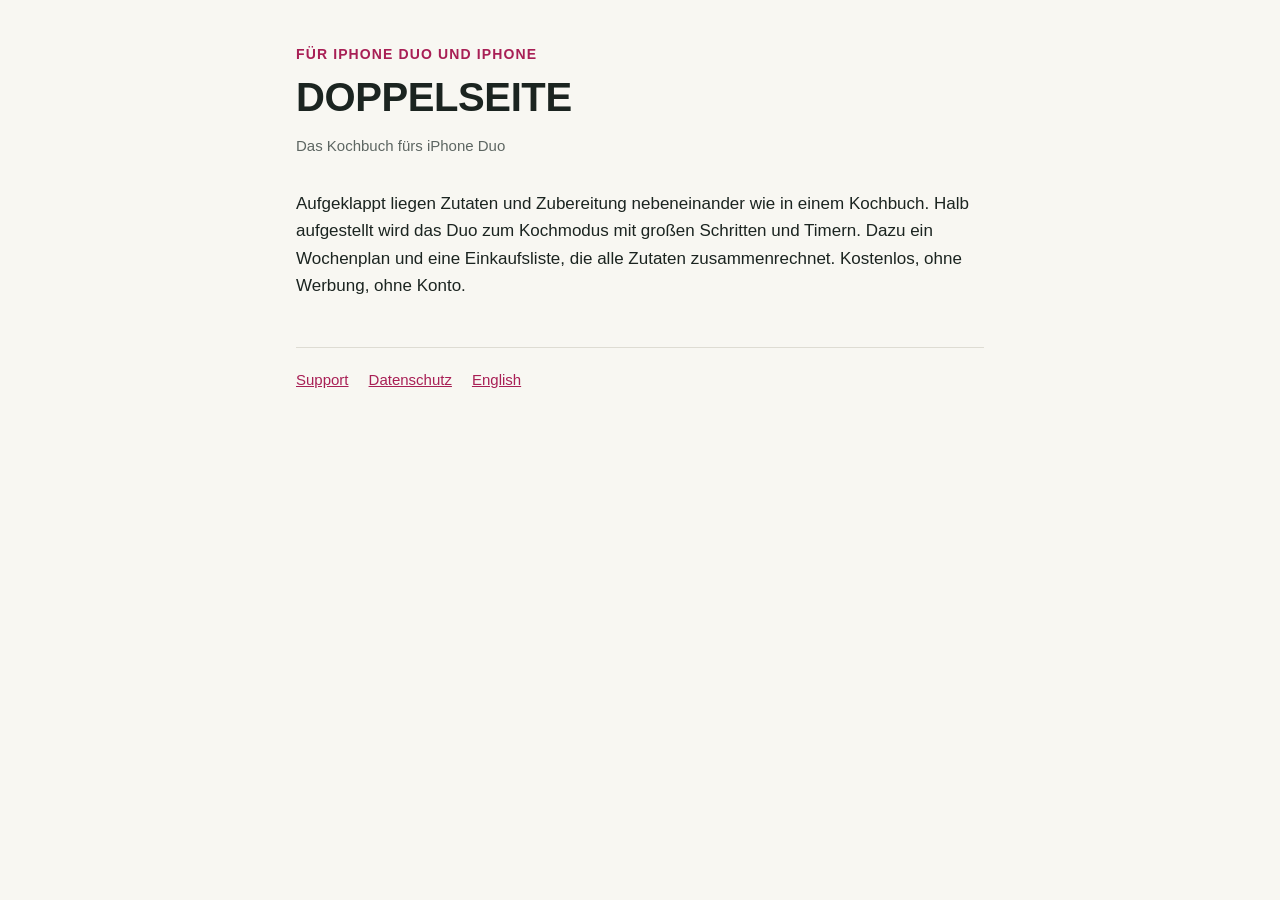
<file: index.html>
<!doctype html>
<html lang="de">
<head>
<meta charset="utf-8">
<meta name="viewport" content="width=device-width, initial-scale=1">
<title>Doppelseite – Rezepte</title>
<link rel="stylesheet" href="style.css">
</head>
<body>
<main>
<header>
  <span class="brand">Für iPhone Duo und iPhone</span>
  <h1>Doppelseite</h1>
  <p class="muted">Das Kochbuch fürs iPhone Duo</p>
</header>
<p>Aufgeklappt liegen Zutaten und Zubereitung nebeneinander wie in einem Kochbuch. Halb aufgestellt wird das Duo zum Kochmodus mit großen Schritten und Timern. Dazu ein Wochenplan und eine Einkaufsliste, die alle Zutaten zusammenrechnet. Kostenlos, ohne Werbung, ohne Konto.</p>
<nav>
  <a href="support.html">Support</a>
  <a href="datenschutz.html">Datenschutz</a>
  <a href="en/" hreflang="en" lang="en">English</a>
</nav>
</main>
</body>
</html>
</file>
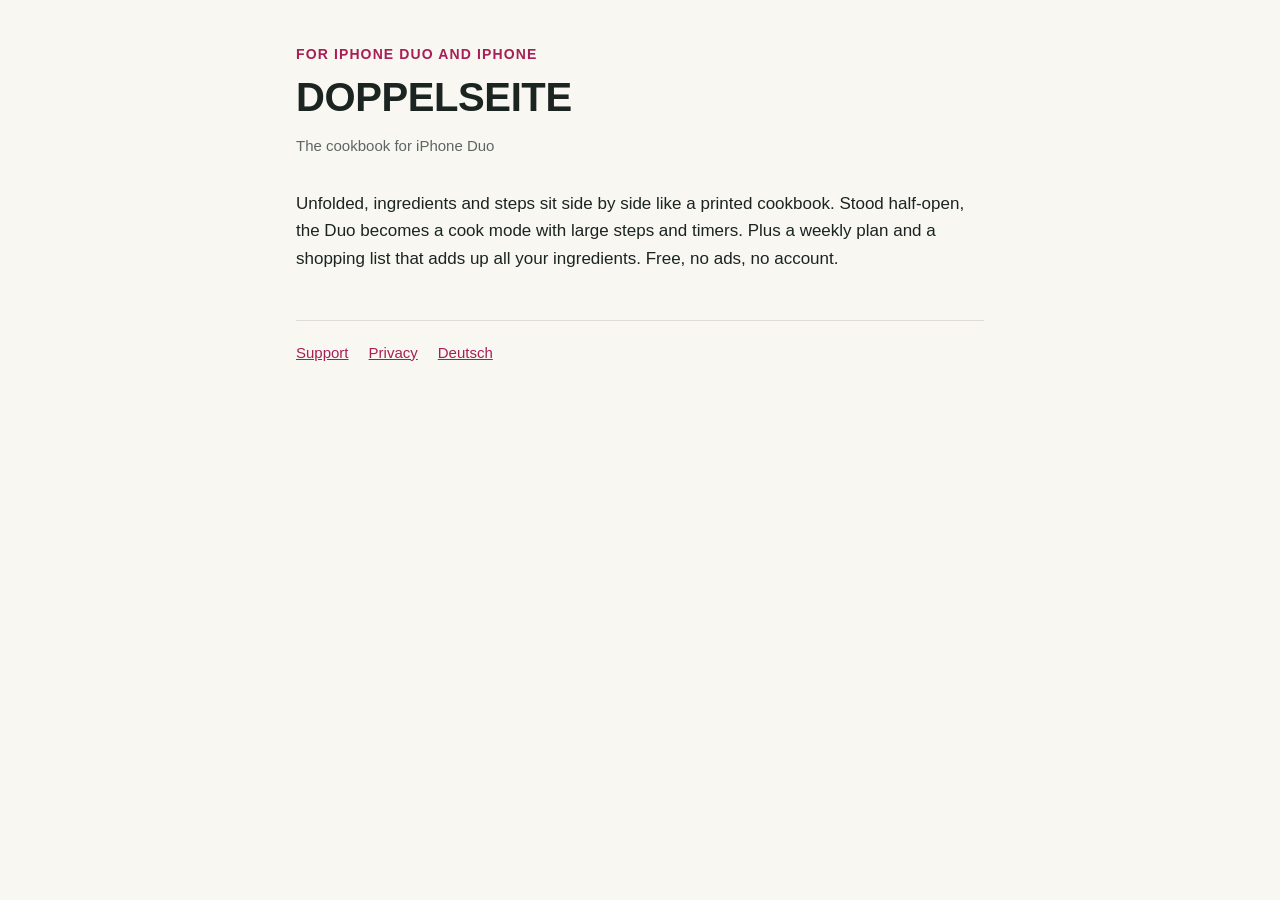
<file: en/index.html>
<!doctype html>
<html lang="en">
<head>
<meta charset="utf-8">
<meta name="viewport" content="width=device-width, initial-scale=1">
<title>Doppelseite – Recipes</title>
<link rel="stylesheet" href="../style.css">
</head>
<body>
<main>
<header>
  <span class="brand">For iPhone Duo and iPhone</span>
  <h1>Doppelseite</h1>
  <p class="muted">The cookbook for iPhone Duo</p>
</header>
<p>Unfolded, ingredients and steps sit side by side like a printed cookbook. Stood half-open, the Duo becomes a cook mode with large steps and timers. Plus a weekly plan and a shopping list that adds up all your ingredients. Free, no ads, no account.</p>
<nav>
  <a href="support.html">Support</a>
  <a href="privacy.html">Privacy</a>
  <a href="../" hreflang="de" lang="de">Deutsch</a>
</nav>
</main>
</body>
</html>
</file>
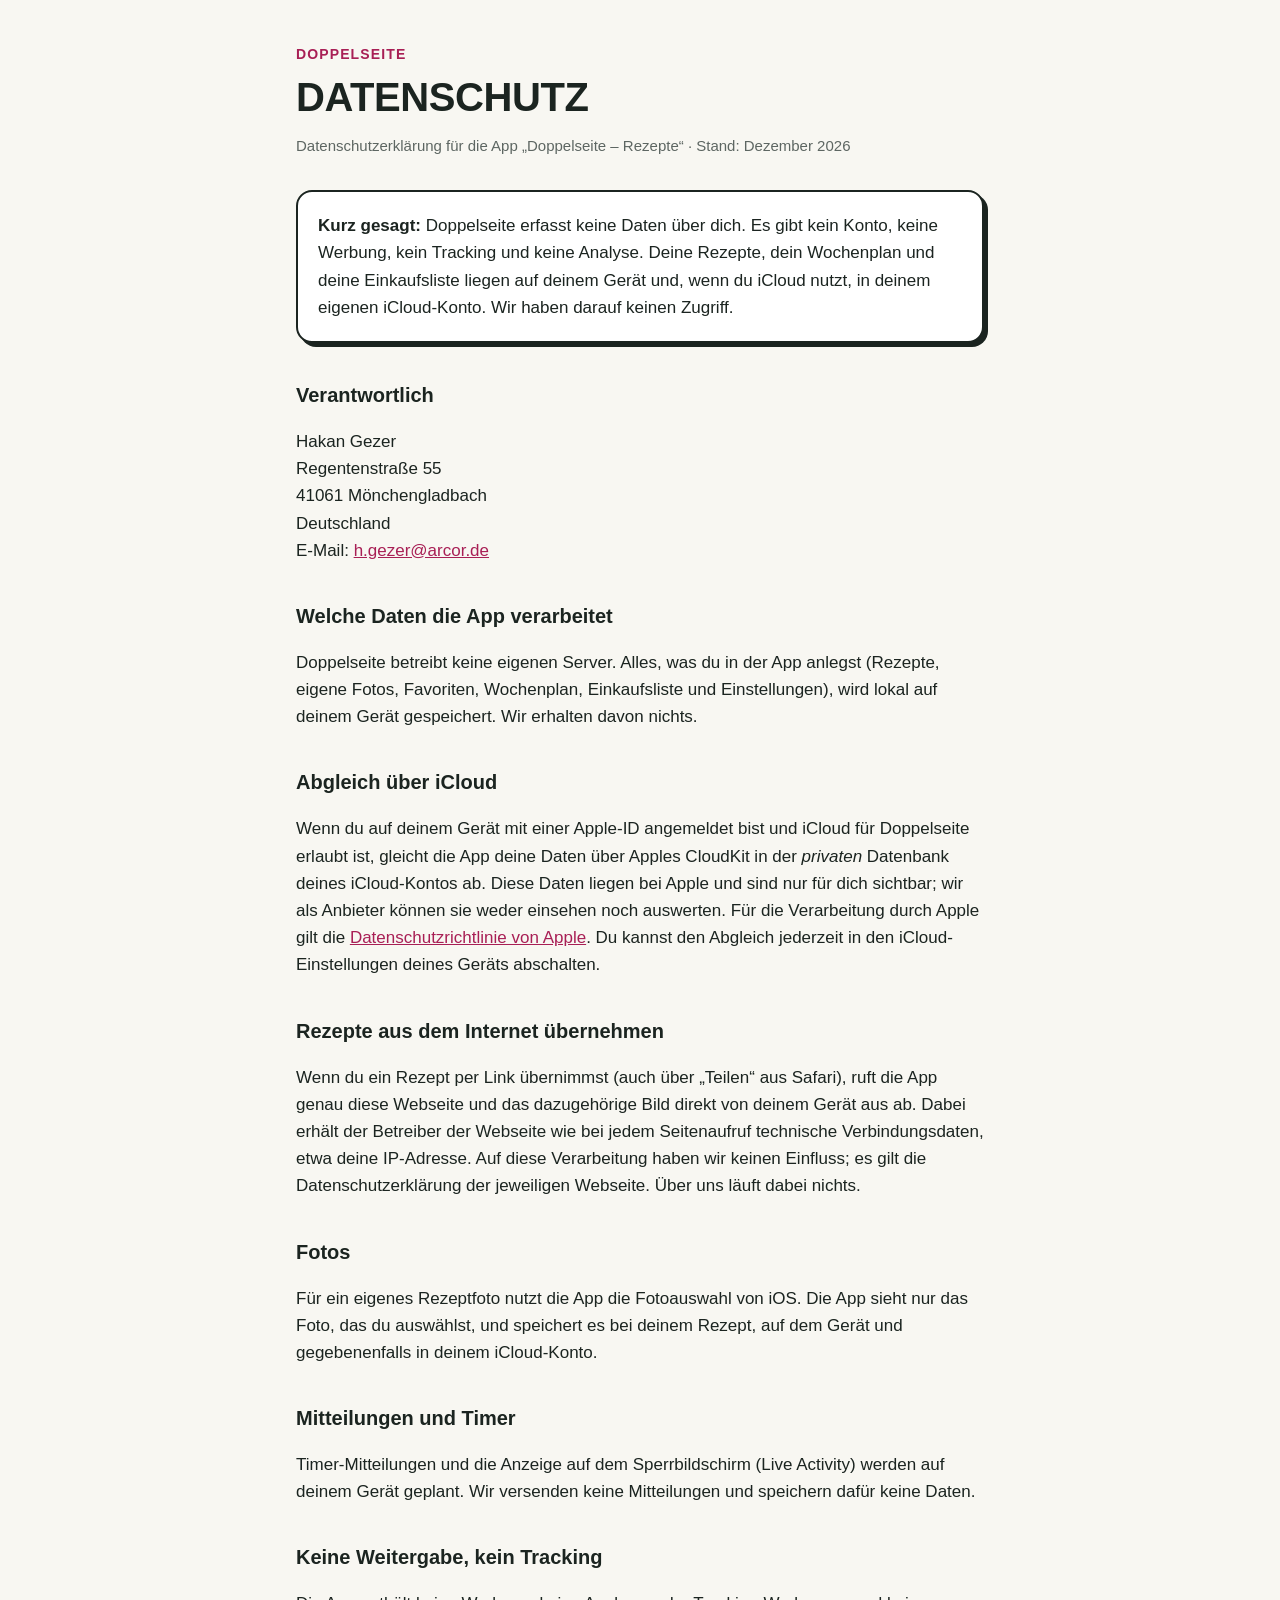
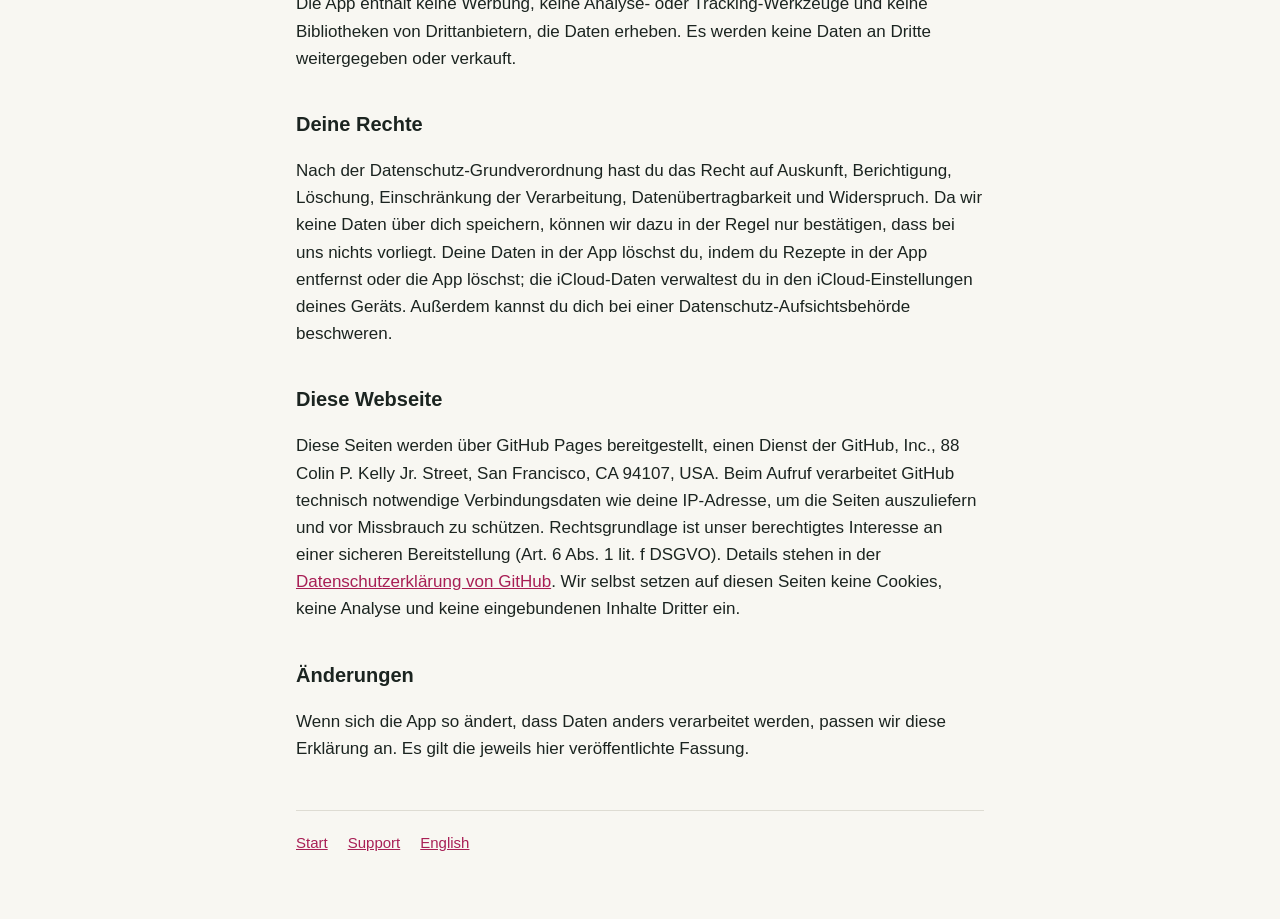
<file: datenschutz.html>
<!doctype html>
<html lang="de">
<head>
<meta charset="utf-8">
<meta name="viewport" content="width=device-width, initial-scale=1">
<title>Datenschutz – Doppelseite</title>
<link rel="stylesheet" href="style.css">
</head>
<body>
<main>
<header>
  <a class="brand" href="./">Doppelseite</a>
  <h1>Datenschutz</h1>
  <p class="muted">Datenschutzerklärung für die App „Doppelseite – Rezepte“ · Stand: Dezember 2026</p>
</header>

<div class="card">
  <strong>Kurz gesagt:</strong> Doppelseite erfasst keine Daten über dich. Es gibt kein Konto, keine Werbung, kein Tracking und keine Analyse. Deine Rezepte, dein Wochenplan und deine Einkaufsliste liegen auf deinem Gerät und, wenn du iCloud nutzt, in deinem eigenen iCloud-Konto. Wir haben darauf keinen Zugriff.
</div>

<h2>Verantwortlich</h2>
<p>
  Hakan Gezer<br>
  Regentenstraße 55<br>
  41061 Mönchengladbach<br>
  Deutschland<br>
  E-Mail: <a href="mailto:h.gezer@arcor.de">h.gezer@arcor.de</a>
</p>

<h2>Welche Daten die App verarbeitet</h2>
<p>Doppelseite betreibt keine eigenen Server. Alles, was du in der App anlegst (Rezepte, eigene Fotos, Favoriten, Wochenplan, Einkaufsliste und Einstellungen), wird lokal auf deinem Gerät gespeichert. Wir erhalten davon nichts.</p>

<h2>Abgleich über iCloud</h2>
<p>Wenn du auf deinem Gerät mit einer Apple-ID angemeldet bist und iCloud für Doppelseite erlaubt ist, gleicht die App deine Daten über Apples CloudKit in der <em>privaten</em> Datenbank deines iCloud-Kontos ab. Diese Daten liegen bei Apple und sind nur für dich sichtbar; wir als Anbieter können sie weder einsehen noch auswerten. Für die Verarbeitung durch Apple gilt die <a href="https://www.apple.com/de/legal/privacy/">Datenschutzrichtlinie von Apple</a>. Du kannst den Abgleich jederzeit in den iCloud-Einstellungen deines Geräts abschalten.</p>

<h2>Rezepte aus dem Internet übernehmen</h2>
<p>Wenn du ein Rezept per Link übernimmst (auch über „Teilen“ aus Safari), ruft die App genau diese Webseite und das dazugehörige Bild direkt von deinem Gerät aus ab. Dabei erhält der Betreiber der Webseite wie bei jedem Seitenaufruf technische Verbindungsdaten, etwa deine IP-Adresse. Auf diese Verarbeitung haben wir keinen Einfluss; es gilt die Datenschutzerklärung der jeweiligen Webseite. Über uns läuft dabei nichts.</p>

<h2>Fotos</h2>
<p>Für ein eigenes Rezeptfoto nutzt die App die Fotoauswahl von iOS. Die App sieht nur das Foto, das du auswählst, und speichert es bei deinem Rezept, auf dem Gerät und gegebenenfalls in deinem iCloud-Konto.</p>

<h2>Mitteilungen und Timer</h2>
<p>Timer-Mitteilungen und die Anzeige auf dem Sperrbildschirm (Live Activity) werden auf deinem Gerät geplant. Wir versenden keine Mitteilungen und speichern dafür keine Daten.</p>

<h2>Keine Weitergabe, kein Tracking</h2>
<p>Die App enthält keine Werbung, keine Analyse- oder Tracking-Werkzeuge und keine Bibliotheken von Drittanbietern, die Daten erheben. Es werden keine Daten an Dritte weitergegeben oder verkauft.</p>

<h2>Deine Rechte</h2>
<p>Nach der Datenschutz-Grundverordnung hast du das Recht auf Auskunft, Berichtigung, Löschung, Einschränkung der Verarbeitung, Datenübertragbarkeit und Widerspruch. Da wir keine Daten über dich speichern, können wir dazu in der Regel nur bestätigen, dass bei uns nichts vorliegt. Deine Daten in der App löschst du, indem du Rezepte in der App entfernst oder die App löschst; die iCloud-Daten verwaltest du in den iCloud-Einstellungen deines Geräts. Außerdem kannst du dich bei einer Datenschutz-Aufsichtsbehörde beschweren.</p>

<h2>Diese Webseite</h2>
<p>Diese Seiten werden über GitHub Pages bereitgestellt, einen Dienst der GitHub, Inc., 88 Colin P. Kelly Jr. Street, San Francisco, CA 94107, USA. Beim Aufruf verarbeitet GitHub technisch notwendige Verbindungsdaten wie deine IP-Adresse, um die Seiten auszuliefern und vor Missbrauch zu schützen. Rechtsgrundlage ist unser berechtigtes Interesse an einer sicheren Bereitstellung (Art. 6 Abs. 1 lit. f DSGVO). Details stehen in der <a href="https://docs.github.com/de/site-policy/privacy-policies/github-general-privacy-statement">Datenschutzerklärung von GitHub</a>. Wir selbst setzen auf diesen Seiten keine Cookies, keine Analyse und keine eingebundenen Inhalte Dritter ein.</p>

<h2>Änderungen</h2>
<p>Wenn sich die App so ändert, dass Daten anders verarbeitet werden, passen wir diese Erklärung an. Es gilt die jeweils hier veröffentlichte Fassung.</p>

<nav>
  <a href="./">Start</a>
  <a href="support.html">Support</a>
  <a href="en/privacy.html" hreflang="en" lang="en">English</a>
</nav>
</main>
</body>
</html>
</file>
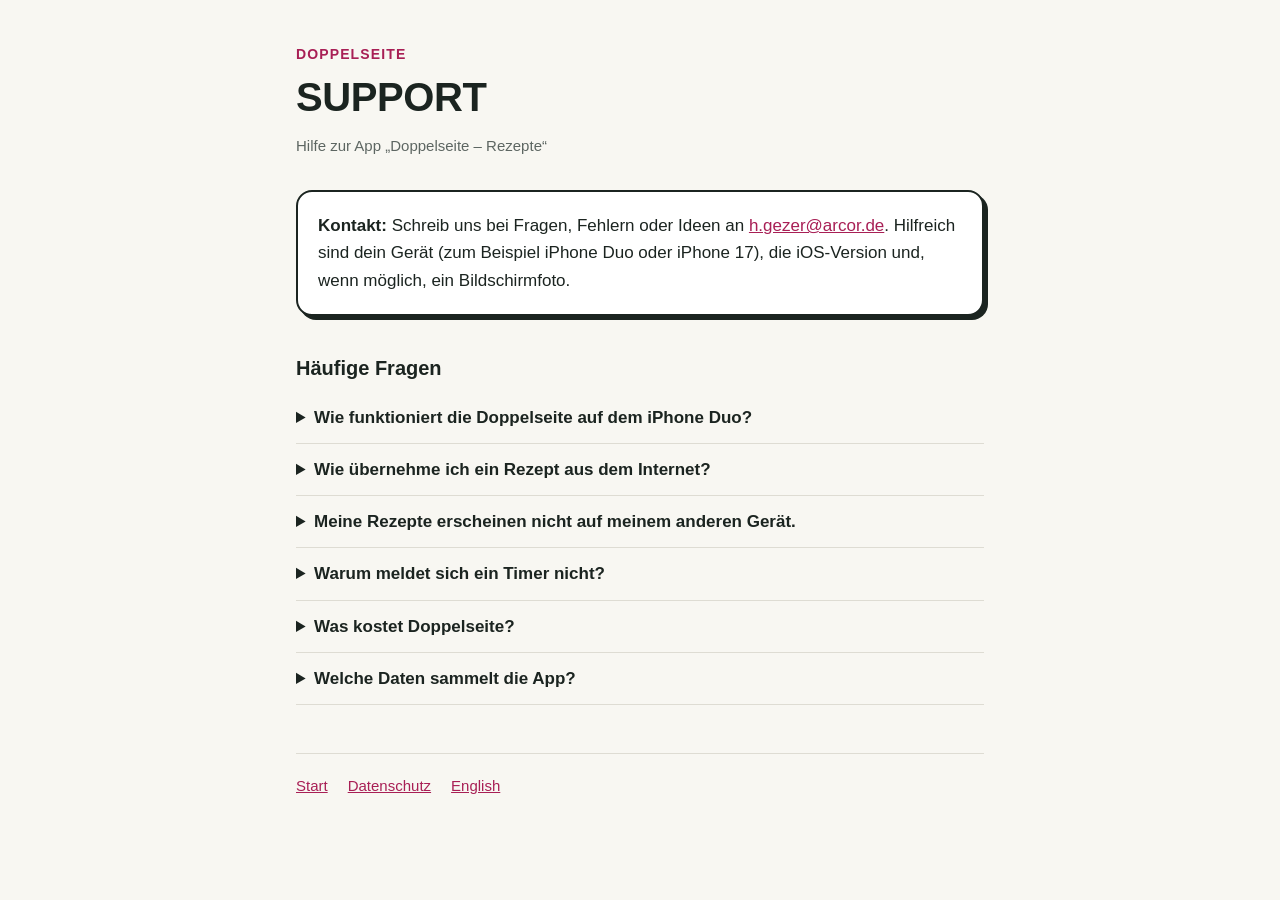
<file: support.html>
<!doctype html>
<html lang="de">
<head>
<meta charset="utf-8">
<meta name="viewport" content="width=device-width, initial-scale=1">
<title>Support – Doppelseite</title>
<link rel="stylesheet" href="style.css">
</head>
<body>
<main>
<header>
  <a class="brand" href="./">Doppelseite</a>
  <h1>Support</h1>
  <p class="muted">Hilfe zur App „Doppelseite – Rezepte“</p>
</header>

<div class="card">
  <strong>Kontakt:</strong> Schreib uns bei Fragen, Fehlern oder Ideen an
  <a href="mailto:h.gezer@arcor.de?subject=Doppelseite">h.gezer@arcor.de</a>.
  Hilfreich sind dein Gerät (zum Beispiel iPhone Duo oder iPhone 17), die iOS-Version und, wenn möglich, ein Bildschirmfoto.
</div>

<h2>Häufige Fragen</h2>

<details>
  <summary>Wie funktioniert die Doppelseite auf dem iPhone Duo?</summary>
  <p>Klappst du das Duo auf, zeigt ein Rezept links die Zutaten und rechts die Zubereitung. Stellst du es halb aufgeklappt auf, öffnet sich der Kochmodus mit dem aktuellen Schritt oben und Timern unten. Zugeklappt und auf anderen iPhones wechselst du mit einem Umschalter zwischen Zutaten und Zubereitung.</p>
</details>

<details>
  <summary>Wie übernehme ich ein Rezept aus dem Internet?</summary>
  <p>Tippe in der Rezeptübersicht auf „+“ → „Aus Link importieren“ und füge den Link ein, oder öffne das Rezept in Safari und wähle „Teilen“ → „Doppelseite“. Klappt das bei einer Seite nicht, kopiere den Rezepttext und nutze „+“ → „Aus Text einfügen“.</p>
</details>

<details>
  <summary>Meine Rezepte erscheinen nicht auf meinem anderen Gerät.</summary>
  <p>Der Abgleich läuft über iCloud. Prüfe auf beiden Geräten, ob du mit derselben Apple-ID angemeldet bist und ob iCloud für Doppelseite erlaubt ist (Einstellungen → dein Name → iCloud). Der erste Abgleich kann einige Minuten dauern.</p>
</details>

<details>
  <summary>Warum meldet sich ein Timer nicht?</summary>
  <p>Erlaube Mitteilungen für Doppelseite unter Einstellungen → Mitteilungen → Doppelseite. Laufende Timer siehst du auch auf dem Sperrbildschirm und in der Dynamic Island.</p>
</details>

<details>
  <summary>Was kostet Doppelseite?</summary>
  <p>Nichts. Die App ist kostenlos, ohne Werbung und ohne Konto.</p>
</details>

<details>
  <summary>Welche Daten sammelt die App?</summary>
  <p>Keine. Details stehen in der <a href="datenschutz.html">Datenschutzerklärung</a>.</p>
</details>

<nav>
  <a href="./">Start</a>
  <a href="datenschutz.html">Datenschutz</a>
  <a href="en/support.html" hreflang="en" lang="en">English</a>
</nav>
</main>
</body>
</html>
</file>
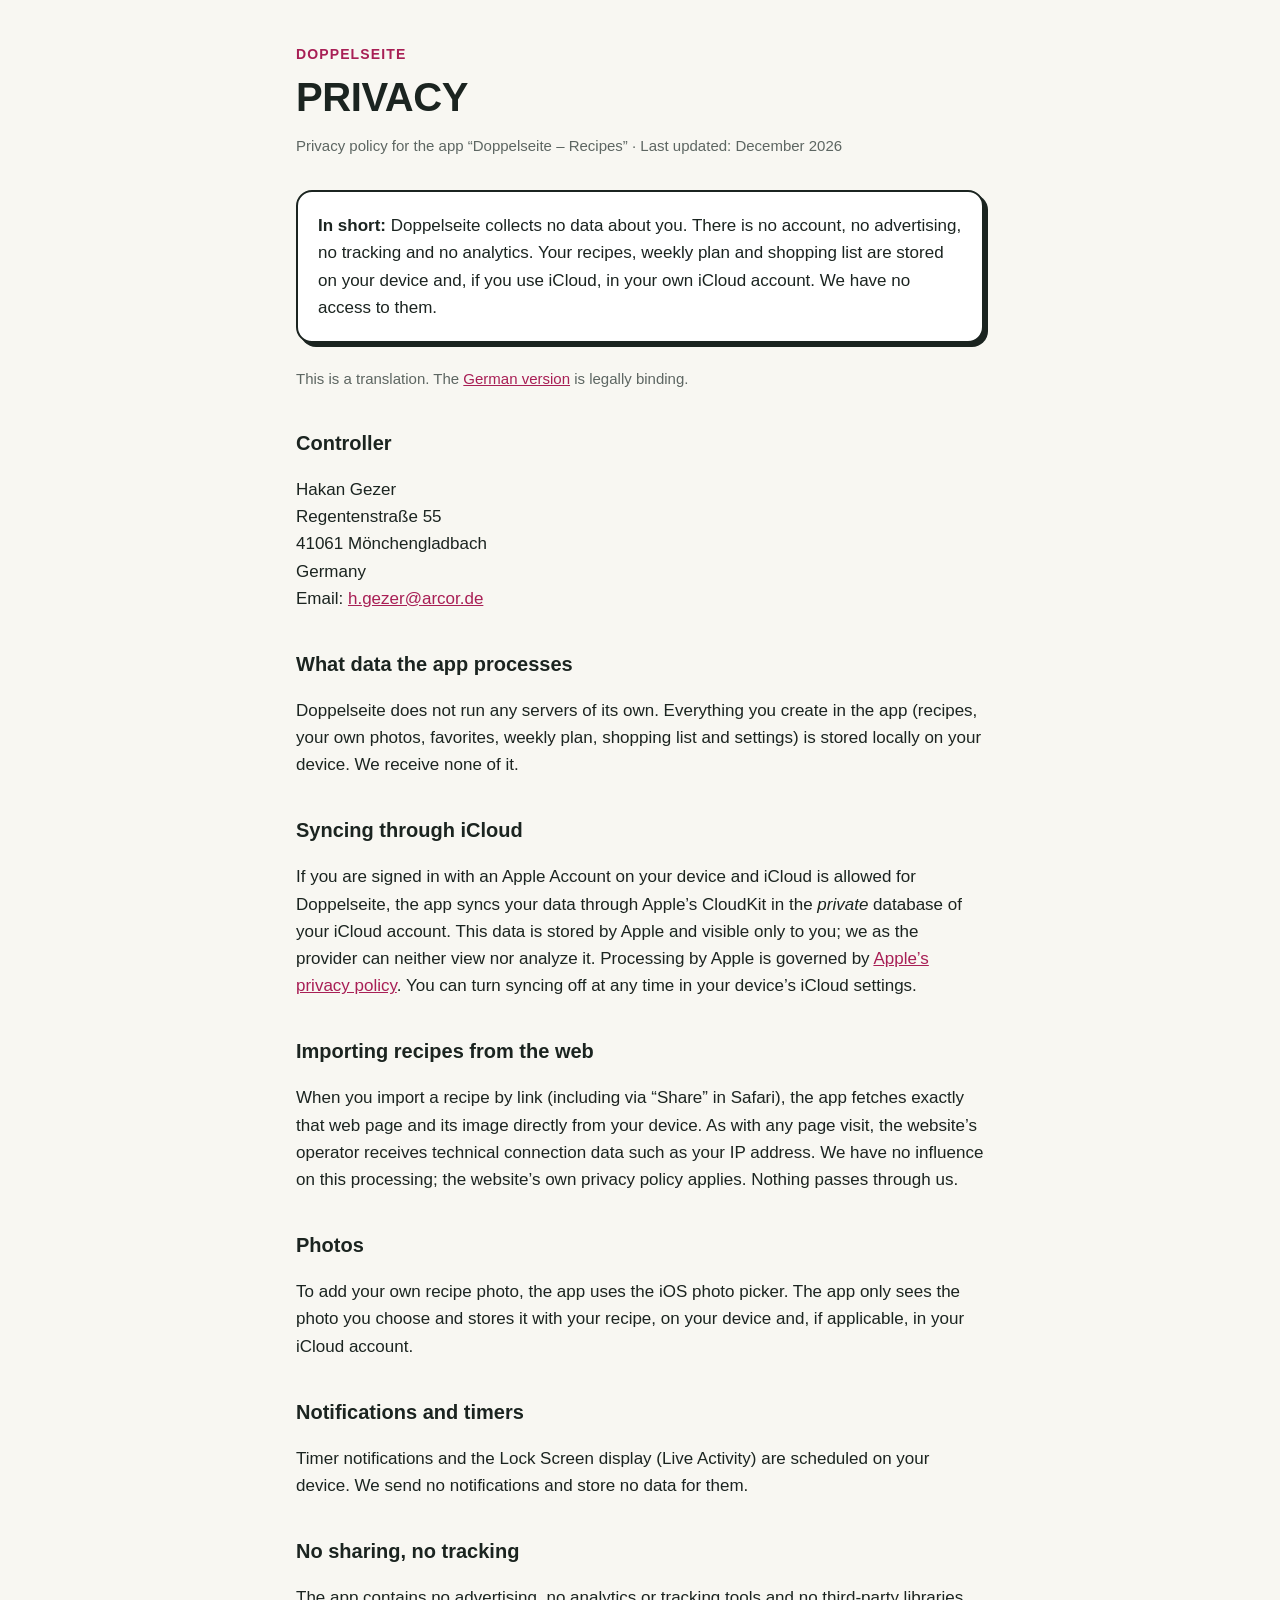
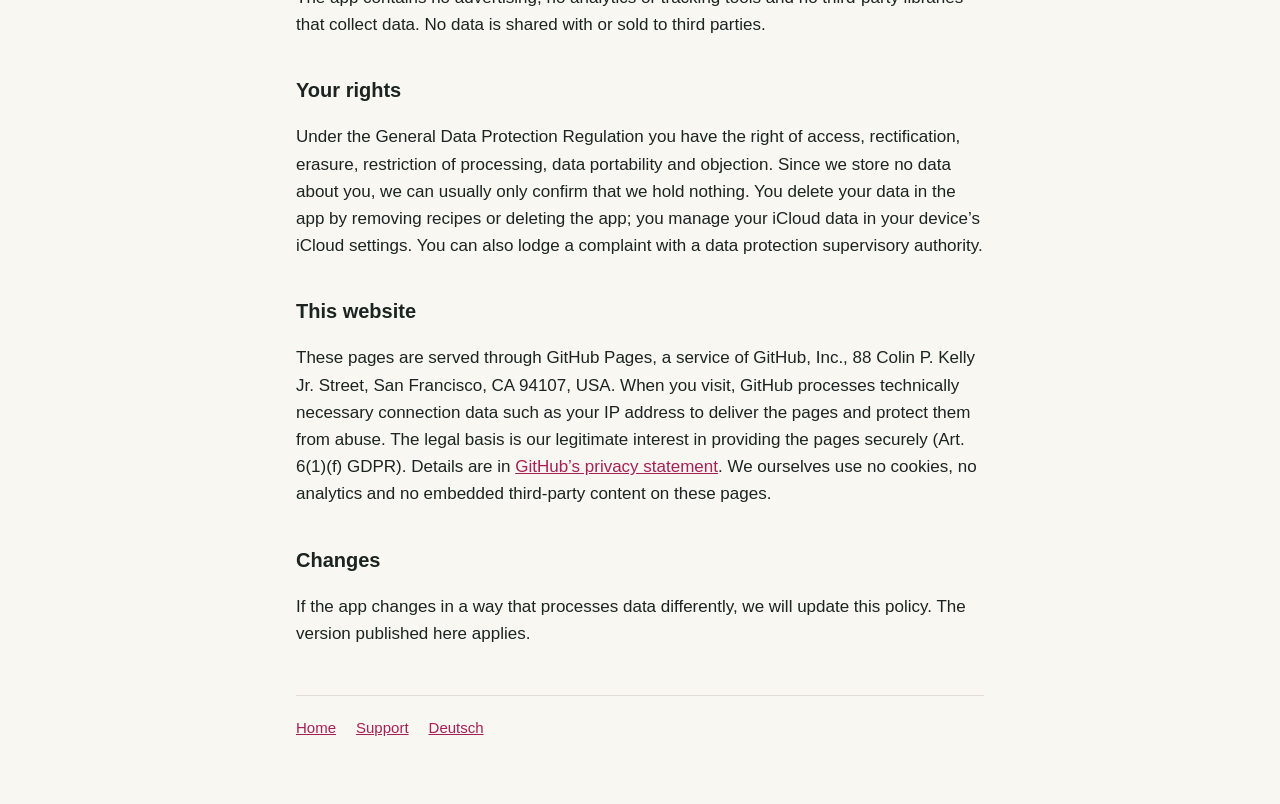
<file: en/privacy.html>
<!doctype html>
<html lang="en">
<head>
<meta charset="utf-8">
<meta name="viewport" content="width=device-width, initial-scale=1">
<title>Privacy – Doppelseite</title>
<link rel="stylesheet" href="../style.css">
</head>
<body>
<main>
<header>
  <a class="brand" href="./">Doppelseite</a>
  <h1>Privacy</h1>
  <p class="muted">Privacy policy for the app “Doppelseite – Recipes” · Last updated: December 2026</p>
</header>

<div class="card">
  <strong>In short:</strong> Doppelseite collects no data about you. There is no account, no advertising, no tracking and no analytics. Your recipes, weekly plan and shopping list are stored on your device and, if you use iCloud, in your own iCloud account. We have no access to them.
</div>

<p class="muted">This is a translation. The <a href="../datenschutz.html" hreflang="de" lang="de">German version</a> is legally binding.</p>

<h2>Controller</h2>
<p>
  Hakan Gezer<br>
  Regentenstraße 55<br>
  41061 Mönchengladbach<br>
  Germany<br>
  Email: <a href="mailto:h.gezer@arcor.de">h.gezer@arcor.de</a>
</p>

<h2>What data the app processes</h2>
<p>Doppelseite does not run any servers of its own. Everything you create in the app (recipes, your own photos, favorites, weekly plan, shopping list and settings) is stored locally on your device. We receive none of it.</p>

<h2>Syncing through iCloud</h2>
<p>If you are signed in with an Apple Account on your device and iCloud is allowed for Doppelseite, the app syncs your data through Apple’s CloudKit in the <em>private</em> database of your iCloud account. This data is stored by Apple and visible only to you; we as the provider can neither view nor analyze it. Processing by Apple is governed by <a href="https://www.apple.com/legal/privacy/">Apple’s privacy policy</a>. You can turn syncing off at any time in your device’s iCloud settings.</p>

<h2>Importing recipes from the web</h2>
<p>When you import a recipe by link (including via “Share” in Safari), the app fetches exactly that web page and its image directly from your device. As with any page visit, the website’s operator receives technical connection data such as your IP address. We have no influence on this processing; the website’s own privacy policy applies. Nothing passes through us.</p>

<h2>Photos</h2>
<p>To add your own recipe photo, the app uses the iOS photo picker. The app only sees the photo you choose and stores it with your recipe, on your device and, if applicable, in your iCloud account.</p>

<h2>Notifications and timers</h2>
<p>Timer notifications and the Lock Screen display (Live Activity) are scheduled on your device. We send no notifications and store no data for them.</p>

<h2>No sharing, no tracking</h2>
<p>The app contains no advertising, no analytics or tracking tools and no third-party libraries that collect data. No data is shared with or sold to third parties.</p>

<h2>Your rights</h2>
<p>Under the General Data Protection Regulation you have the right of access, rectification, erasure, restriction of processing, data portability and objection. Since we store no data about you, we can usually only confirm that we hold nothing. You delete your data in the app by removing recipes or deleting the app; you manage your iCloud data in your device’s iCloud settings. You can also lodge a complaint with a data protection supervisory authority.</p>

<h2>This website</h2>
<p>These pages are served through GitHub Pages, a service of GitHub, Inc., 88 Colin P. Kelly Jr. Street, San Francisco, CA 94107, USA. When you visit, GitHub processes technically necessary connection data such as your IP address to deliver the pages and protect them from abuse. The legal basis is our legitimate interest in providing the pages securely (Art. 6(1)(f) GDPR). Details are in <a href="https://docs.github.com/en/site-policy/privacy-policies/github-general-privacy-statement">GitHub’s privacy statement</a>. We ourselves use no cookies, no analytics and no embedded third-party content on these pages.</p>

<h2>Changes</h2>
<p>If the app changes in a way that processes data differently, we will update this policy. The version published here applies.</p>

<nav>
  <a href="./">Home</a>
  <a href="support.html">Support</a>
  <a href="../datenschutz.html" hreflang="de" lang="de">Deutsch</a>
</nav>
</main>
</body>
</html>
</file>
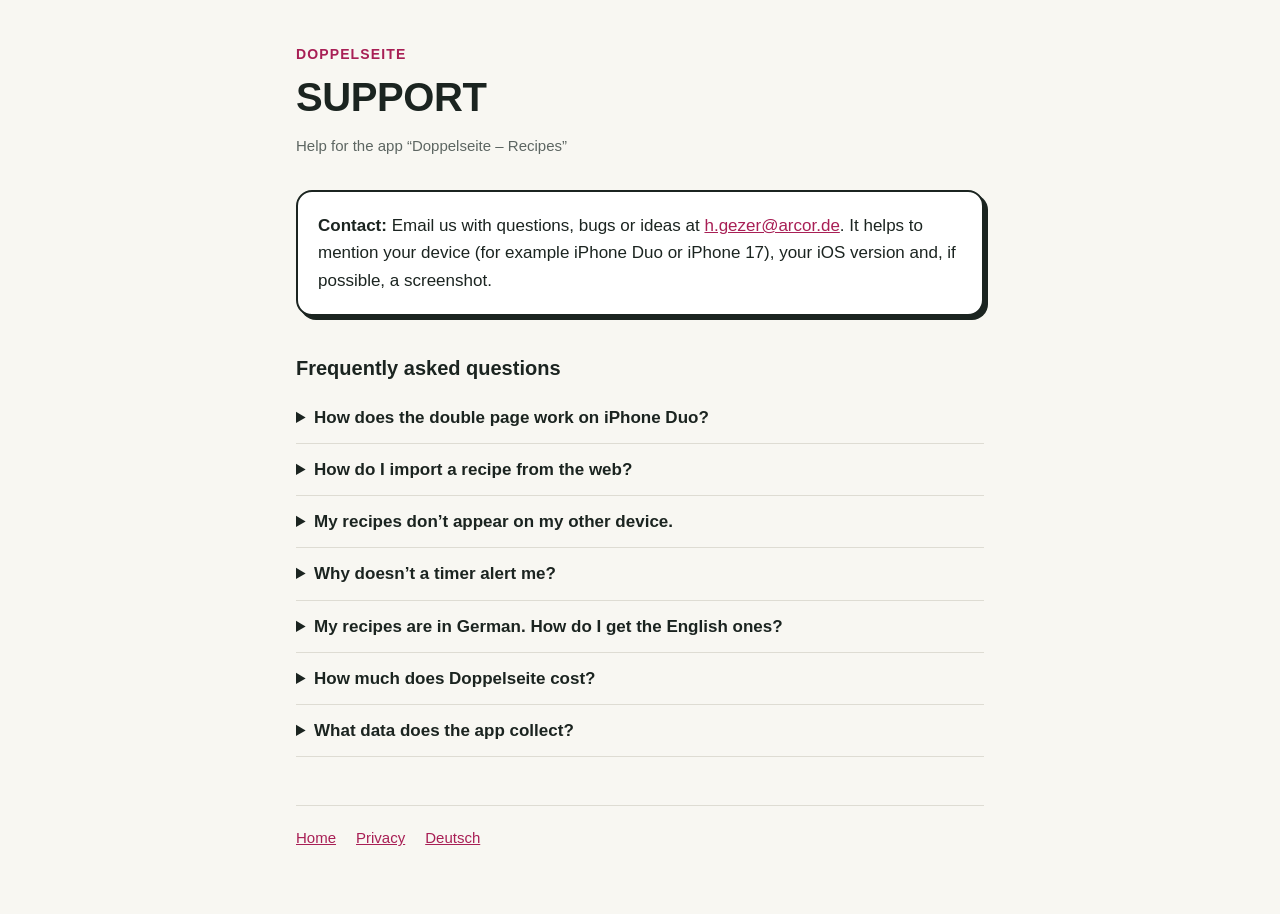
<file: en/support.html>
<!doctype html>
<html lang="en">
<head>
<meta charset="utf-8">
<meta name="viewport" content="width=device-width, initial-scale=1">
<title>Support – Doppelseite</title>
<link rel="stylesheet" href="../style.css">
</head>
<body>
<main>
<header>
  <a class="brand" href="./">Doppelseite</a>
  <h1>Support</h1>
  <p class="muted">Help for the app “Doppelseite – Recipes”</p>
</header>

<div class="card">
  <strong>Contact:</strong> Email us with questions, bugs or ideas at
  <a href="mailto:h.gezer@arcor.de?subject=Doppelseite">h.gezer@arcor.de</a>.
  It helps to mention your device (for example iPhone Duo or iPhone 17), your iOS version and, if possible, a screenshot.
</div>

<h2>Frequently asked questions</h2>

<details>
  <summary>How does the double page work on iPhone Duo?</summary>
  <p>When you unfold the Duo, a recipe shows the ingredients on the left and the steps on the right. Stand it half-open and cook mode opens, with the current step at the top and timers below. Folded, and on other iPhones, you switch between ingredients and steps with a toggle.</p>
</details>

<details>
  <summary>How do I import a recipe from the web?</summary>
  <p>In the recipe overview, tap “+” → “Import from link” and paste the link, or open the recipe in Safari and choose “Share” → “Doppelseite”. If a site doesn’t work, copy the recipe text and use “+” → “Paste from text”.</p>
</details>

<details>
  <summary>My recipes don’t appear on my other device.</summary>
  <p>Syncing runs through iCloud. On both devices, check that you are signed in with the same Apple Account and that iCloud is allowed for Doppelseite (Settings → your name → iCloud). The first sync can take a few minutes.</p>
</details>

<details>
  <summary>Why doesn’t a timer alert me?</summary>
  <p>Allow notifications for Doppelseite under Settings → Notifications → Doppelseite. Running timers also appear on the Lock Screen and in the Dynamic Island.</p>
</details>

<details>
  <summary>My recipes are in German. How do I get the English ones?</summary>
  <p>The app follows your iPhone’s language. The English starter recipes are added when a new collection is created in English. Recipes you already have stay as they are, because they belong to you.</p>
</details>

<details>
  <summary>How much does Doppelseite cost?</summary>
  <p>Nothing. The app is free, with no ads and no account.</p>
</details>

<details>
  <summary>What data does the app collect?</summary>
  <p>None. See the <a href="privacy.html">privacy policy</a> for details.</p>
</details>

<nav>
  <a href="./">Home</a>
  <a href="privacy.html">Privacy</a>
  <a href="../support.html" hreflang="de" lang="de">Deutsch</a>
</nav>
</main>
</body>
</html>
</file>
<file: style.css>
:root {
  --paper: #f8f7f2;
  --ink: #1b2420;
  --muted: #5d6662;
  --accent: #a81f55;
  --line: #dedcd3;
  --card: #ffffff;
}
@media (prefers-color-scheme: dark) {
  :root {
    --paper: #161b19;
    --ink: #eef0ec;
    --muted: #a7aea9;
    --accent: #e0668f;
    --line: #2f3633;
    --card: #1e2421;
  }
}
* { box-sizing: border-box; }
html { -webkit-text-size-adjust: 100%; }
body {
  margin: 0;
  background: var(--paper);
  color: var(--ink);
  font: 17px/1.6 -apple-system, BlinkMacSystemFont, "Inter", "Helvetica Neue", Arial, sans-serif;
}
main { max-width: 720px; margin: 0 auto; padding: 40px 16px 64px; }
header { margin-bottom: 32px; }
.brand { color: var(--accent); font-weight: 700; letter-spacing: .08em; text-transform: uppercase; font-size: 14px; text-decoration: none; }
h1 { font-size: 40px; line-height: 1.1; margin: 8px 0 8px; text-transform: uppercase; letter-spacing: -.01em; font-weight: 800; }
h2 { font-size: 20px; margin: 36px 0 8px; }
p, li { color: var(--ink); }
.muted { color: var(--muted); font-size: 15px; }
a { color: var(--accent); }
.card { background: var(--card); border: 2px solid var(--ink); border-radius: 16px; padding: 20px; box-shadow: 4px 4px 0 var(--ink); margin: 24px 0; }
nav { display: flex; gap: 20px; flex-wrap: wrap; margin-top: 48px; padding-top: 20px; border-top: 1px solid var(--line); font-size: 15px; }
details { border-bottom: 1px solid var(--line); padding: 12px 0; }
summary { cursor: pointer; font-weight: 600; }
</file>
